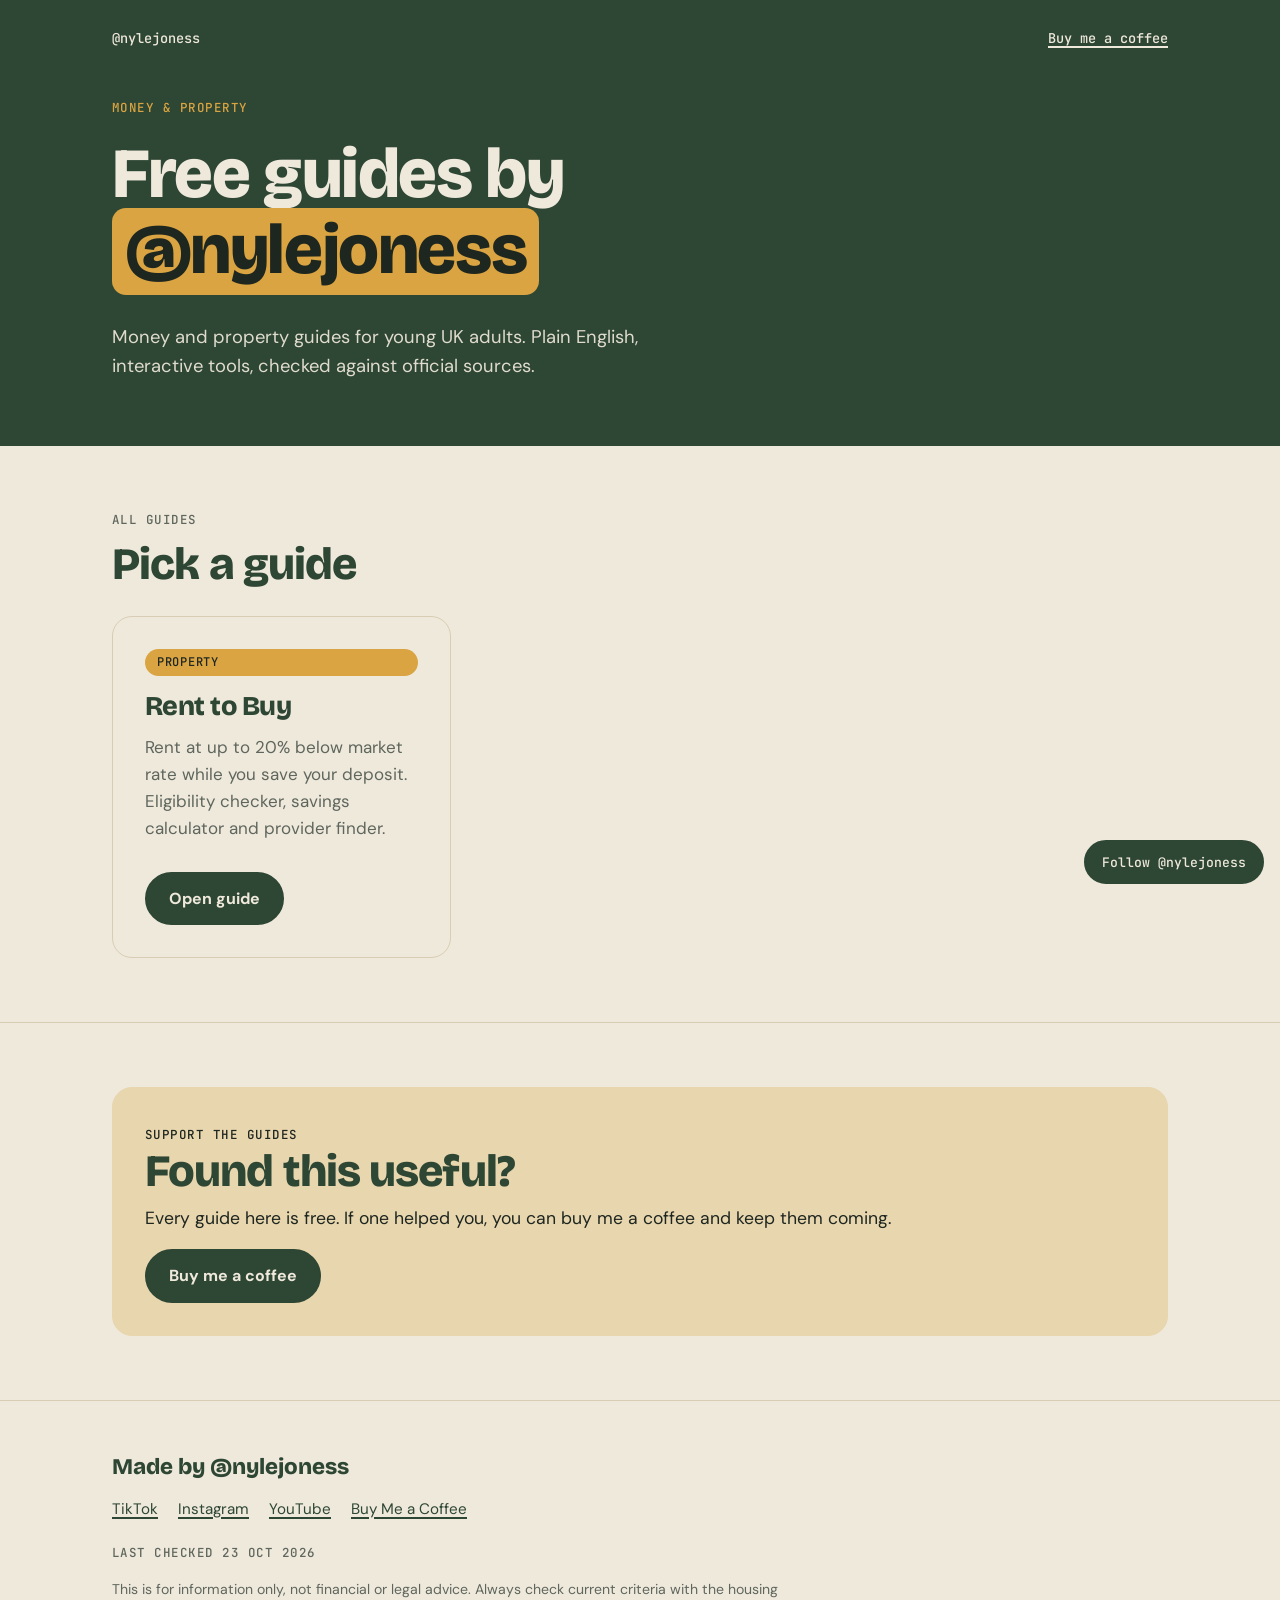
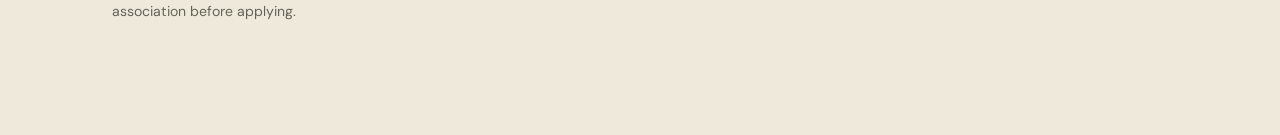
<file: index.html>
<!doctype html>
<html lang="en-GB">
<head>
<meta charset="utf-8">
<meta name="viewport" content="width=device-width, initial-scale=1, viewport-fit=cover">
<title>Free guides by @nylejoness</title>
<meta name="description" content="Free money and property guides for young UK adults by @nylejoness. Interactive tools, checked against official sources.">
<meta name="theme-color" content="#2E4634">
<link rel="canonical" href="https://n4jones.github.io/renting-guide/">
<meta property="og:type" content="website">
<meta property="og:site_name" content="Free guides by @nylejoness">
<meta property="og:title" content="Free guides by @nylejoness">
<meta property="og:description" content="Free money and property guides for young UK adults, with interactive tools.">
<meta property="og:url" content="https://n4jones.github.io/renting-guide/">
<meta property="og:locale" content="en_GB">
<meta name="twitter:card" content="summary">
<meta name="twitter:title" content="Free guides by @nylejoness">
<meta name="twitter:description" content="Free money and property guides for young UK adults, with interactive tools.">
<link rel="preconnect" href="https://fonts.googleapis.com">
<link rel="preconnect" href="https://fonts.gstatic.com" crossorigin>
<link rel="stylesheet" href="https://fonts.googleapis.com/css2?family=Bricolage+Grotesque:opsz,wght@12..96,800&family=DM+Sans:wght@400;500;700&family=JetBrains+Mono:wght@500&display=swap">
<link rel="stylesheet" href="assets/brand.css">
</head>
<body>
<a class="skip" href="#main">Skip to content</a>

<header class="hero">
  <div class="wrap">
    <div class="topbar">
      <span class="brand">@nylejoness</span>
      <a href="https://buymeacoffee.com/nylejones9i" target="_blank" rel="noopener">Buy me a coffee</a>
    </div>
    <span class="label">Money &amp; Property</span>
    <h1>Free guides by <span class="hl">@nylejoness</span></h1>
    <p class="sub">Money and property guides for young UK adults. Plain English, interactive tools, checked against official sources.</p>
  </div>
</header>

<main id="main">
  <section>
    <div class="wrap">
      <div class="section-head">
        <span class="label">All guides</span>
        <h2>Pick a guide</h2>
      </div>
      <div class="grid grid-3" id="guides">
        <!-- GUIDE CARDS: add one <article> per guide, newest first -->
        <article class="card guide-card">
          <span class="pill">Property</span>
          <h3>Rent to Buy</h3>
          <p>Rent at up to 20% below market rate while you save your deposit. Eligibility checker, savings calculator and provider finder.</p>
          <a class="btn" href="rent-to-buy/">Open guide</a>
        </article>
      </div>
    </div>
  </section>

  <section>
    <div class="wrap">
      <div class="card tint support">
        <span class="label">Support the guides</span>
        <h2>Found this useful?</h2>
        <p class="lead">Every guide here is free. If one helped you, you can buy me a coffee and keep them coming.</p>
        <a class="btn" href="https://buymeacoffee.com/nylejones9i" target="_blank" rel="noopener">Buy me a coffee</a>
      </div>
    </div>
  </section>
</main>

<footer class="site-footer">
  <div class="wrap">
    <p class="made">Made by @nylejoness</p>
    <nav aria-label="Social and support links">
      <ul>
        <li><a href="https://www.tiktok.com/@nylejoness" target="_blank" rel="noopener">TikTok</a></li>
        <li><a href="https://www.instagram.com/nylejoness/" target="_blank" rel="noopener">Instagram</a></li>
        <li><a href="https://www.youtube.com/@nylejoness" target="_blank" rel="noopener">YouTube</a></li>
        <li><a href="https://buymeacoffee.com/nylejones9i" target="_blank" rel="noopener">Buy Me a Coffee</a></li>
      </ul>
    </nav>
    <p class="small"><span class="mono">Last checked 23 Oct 2026</span></p>
    <p class="small">This is for information only, not financial or legal advice. Always check current criteria with the housing association before applying.</p>
  </div>
</footer>

<script src="assets/site.js"></script>
</body>
</html>
</file>
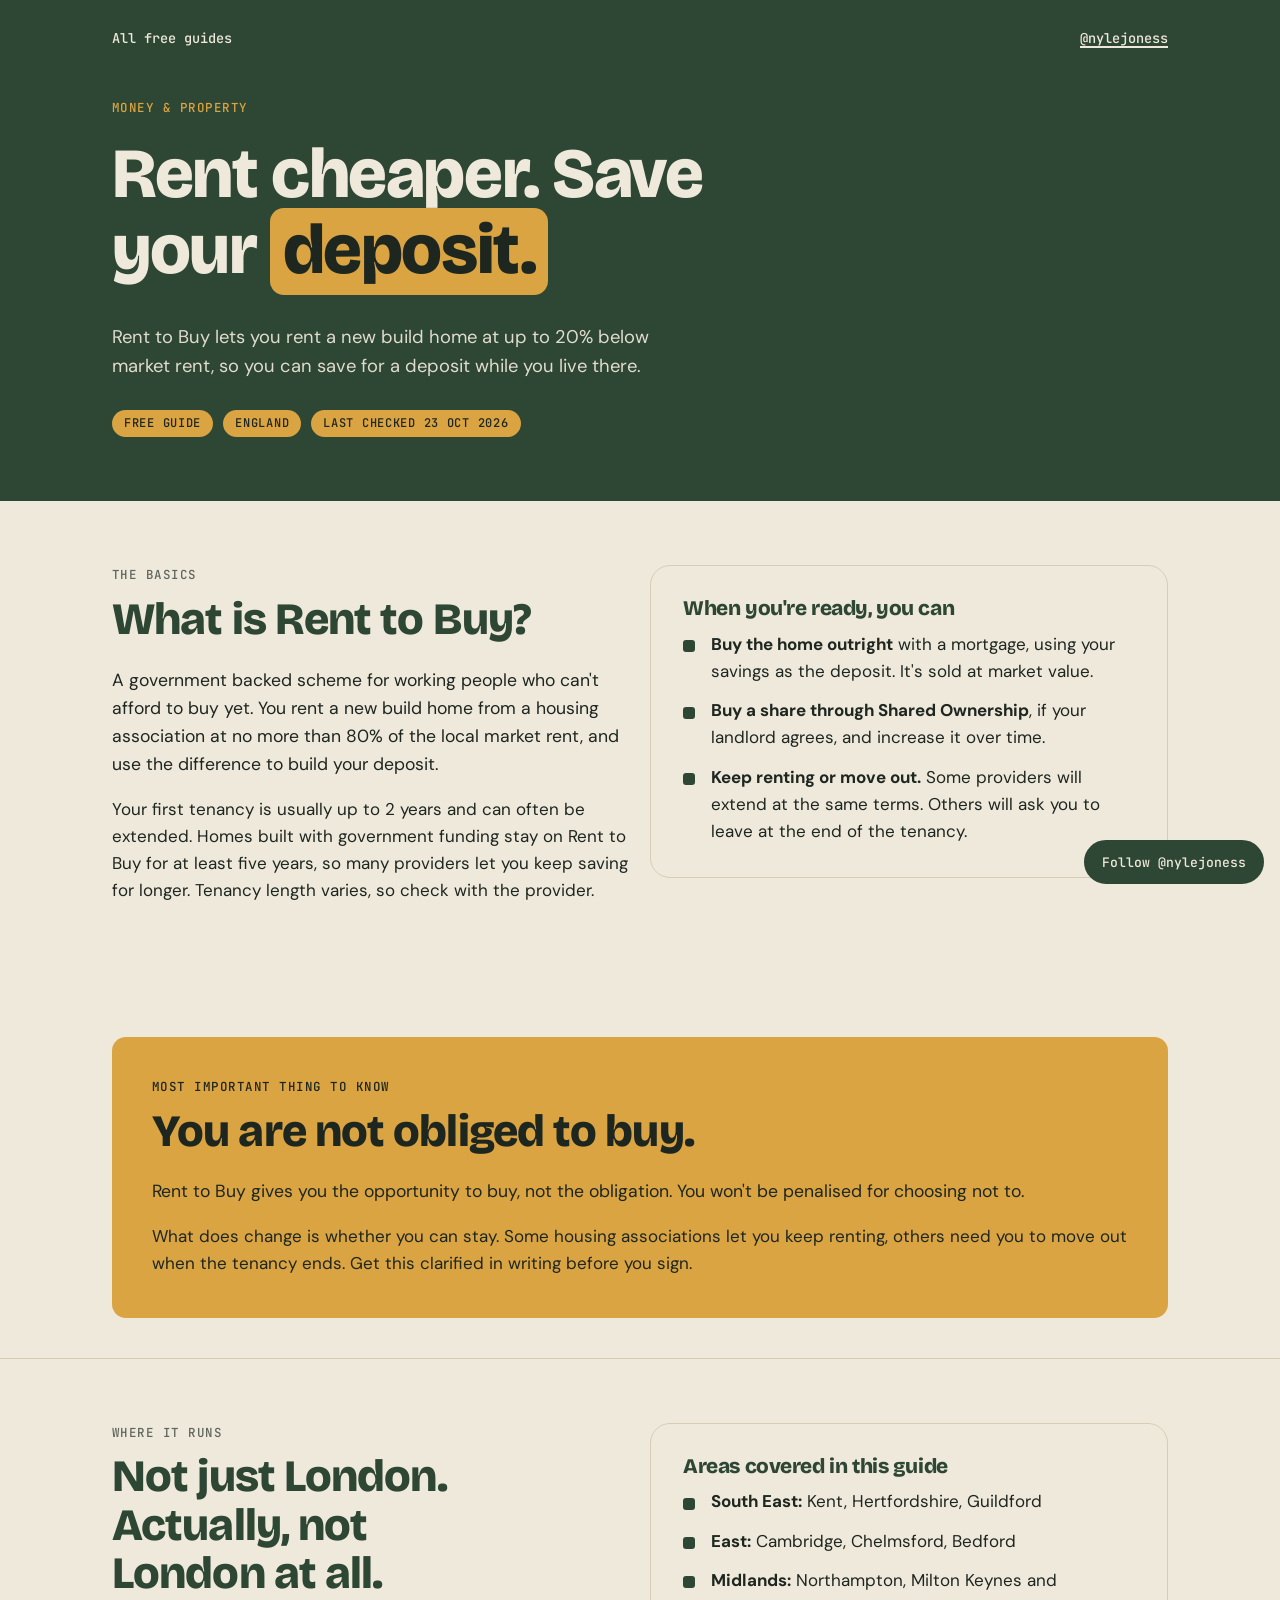
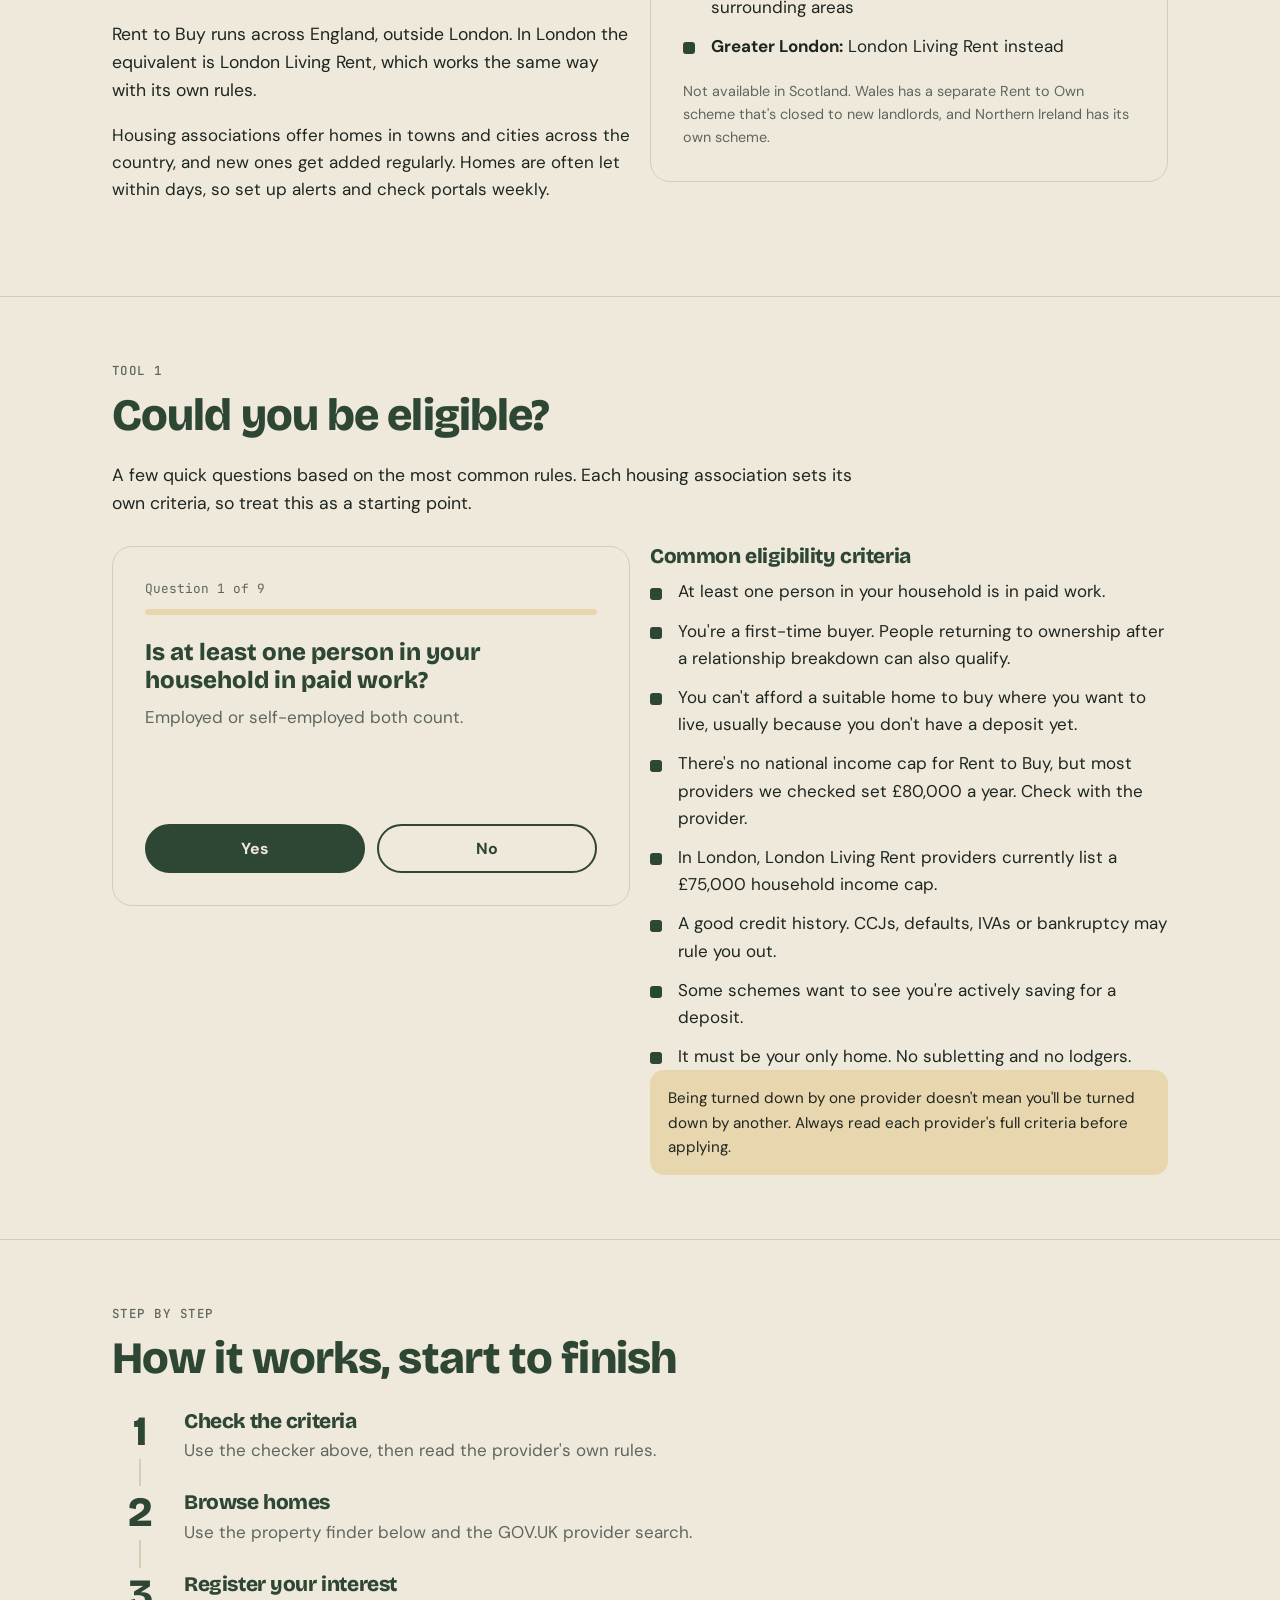
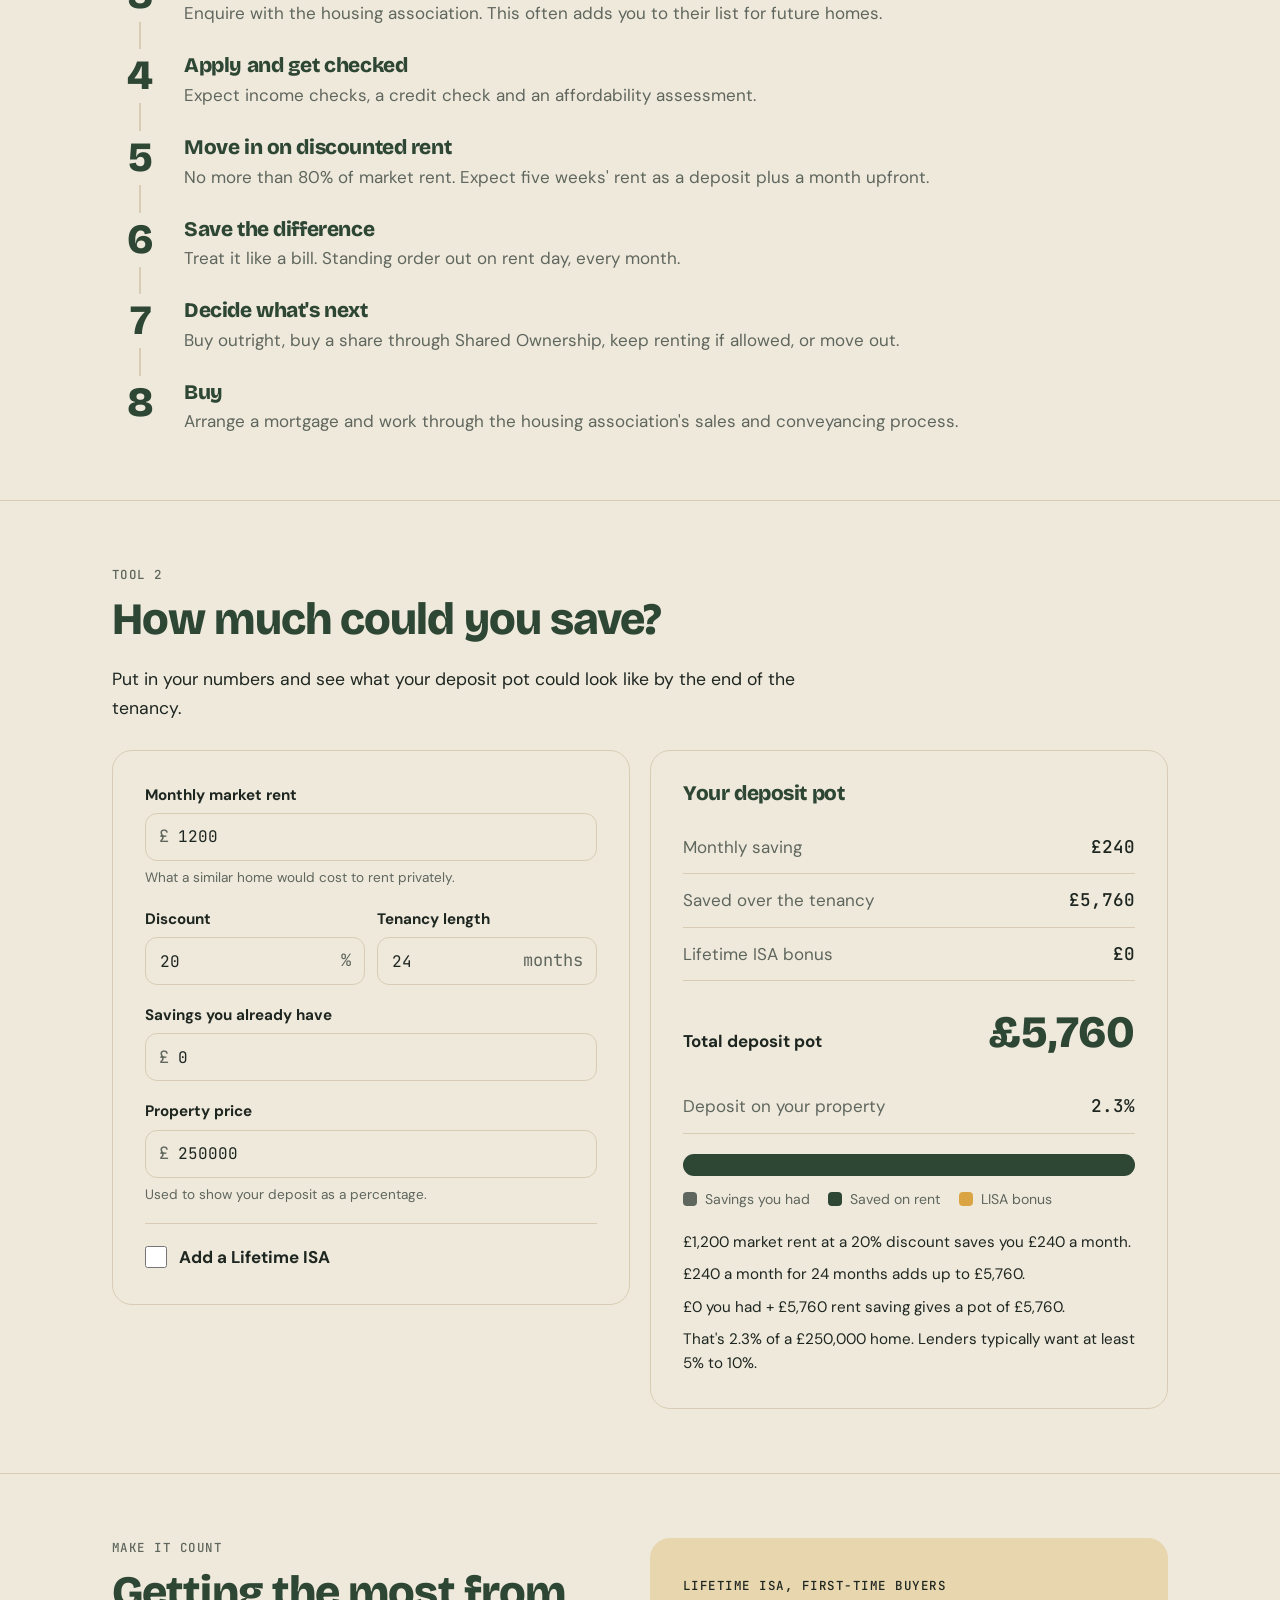
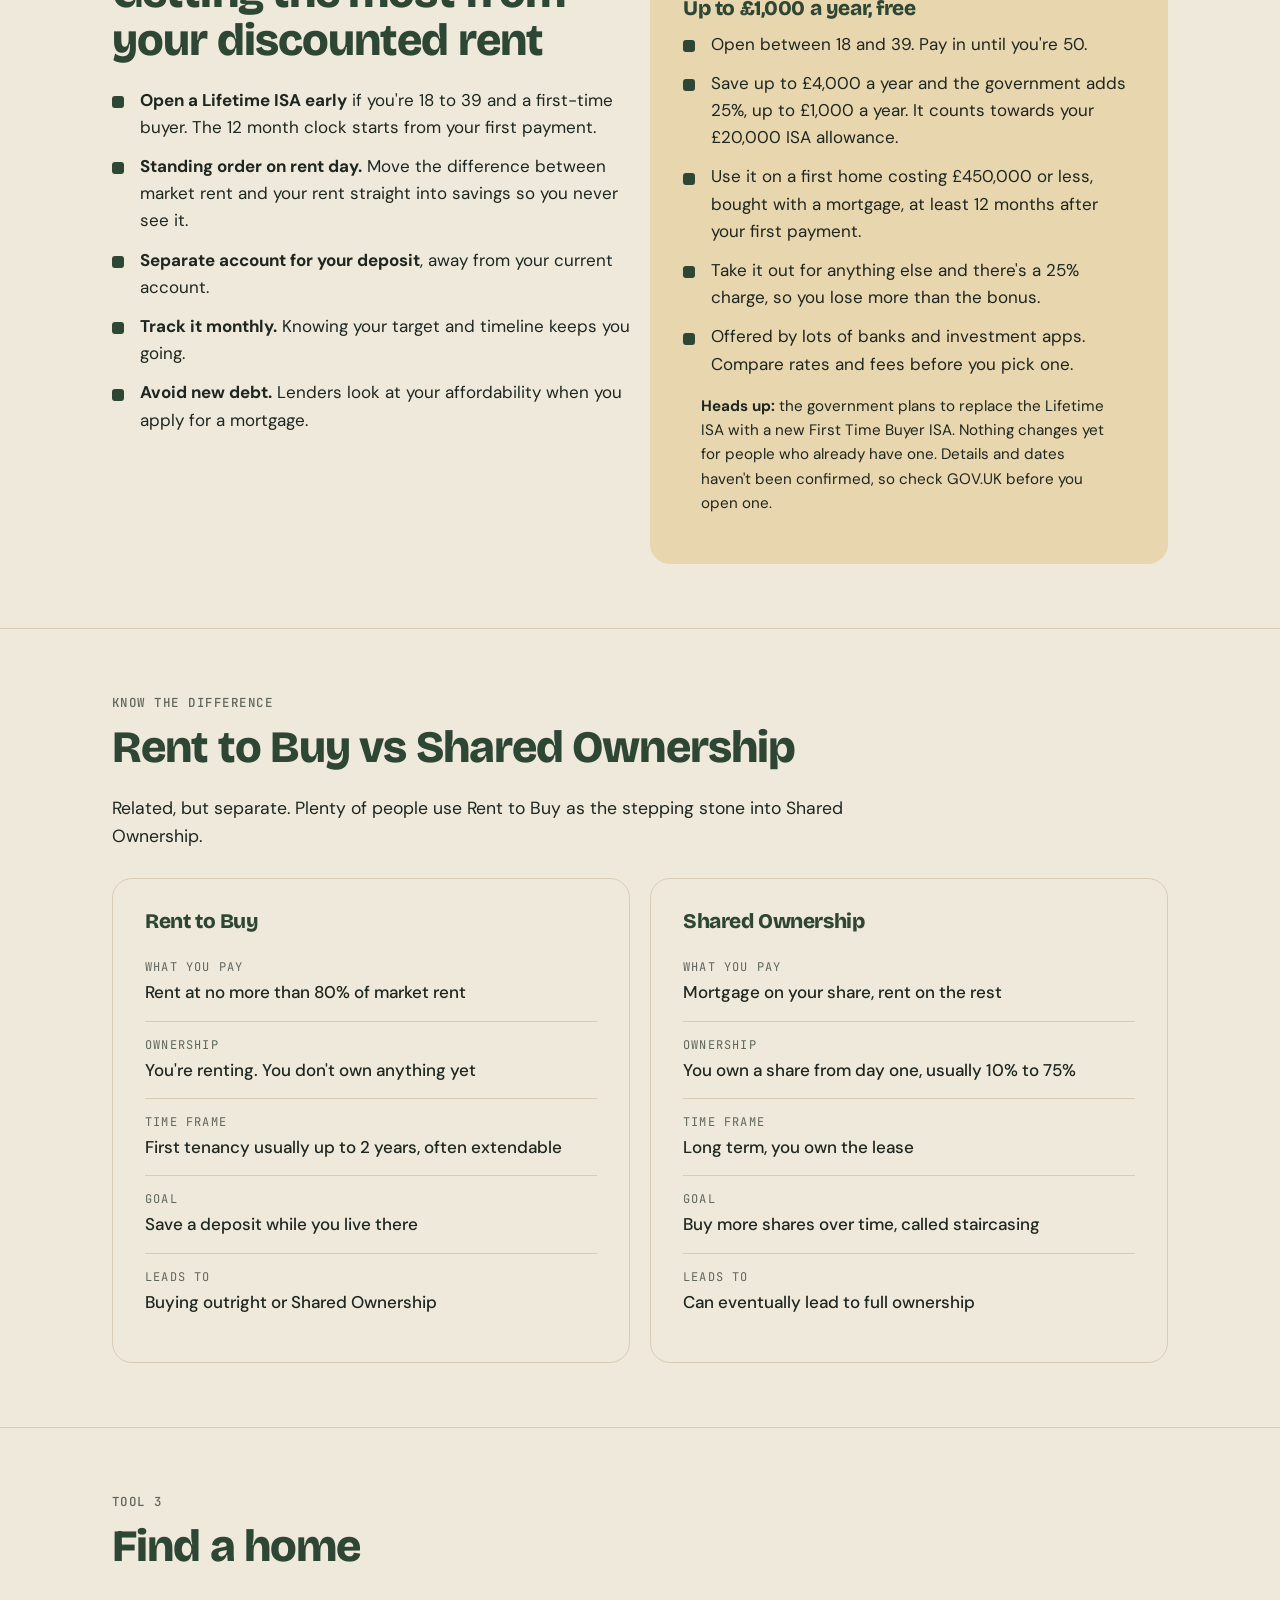
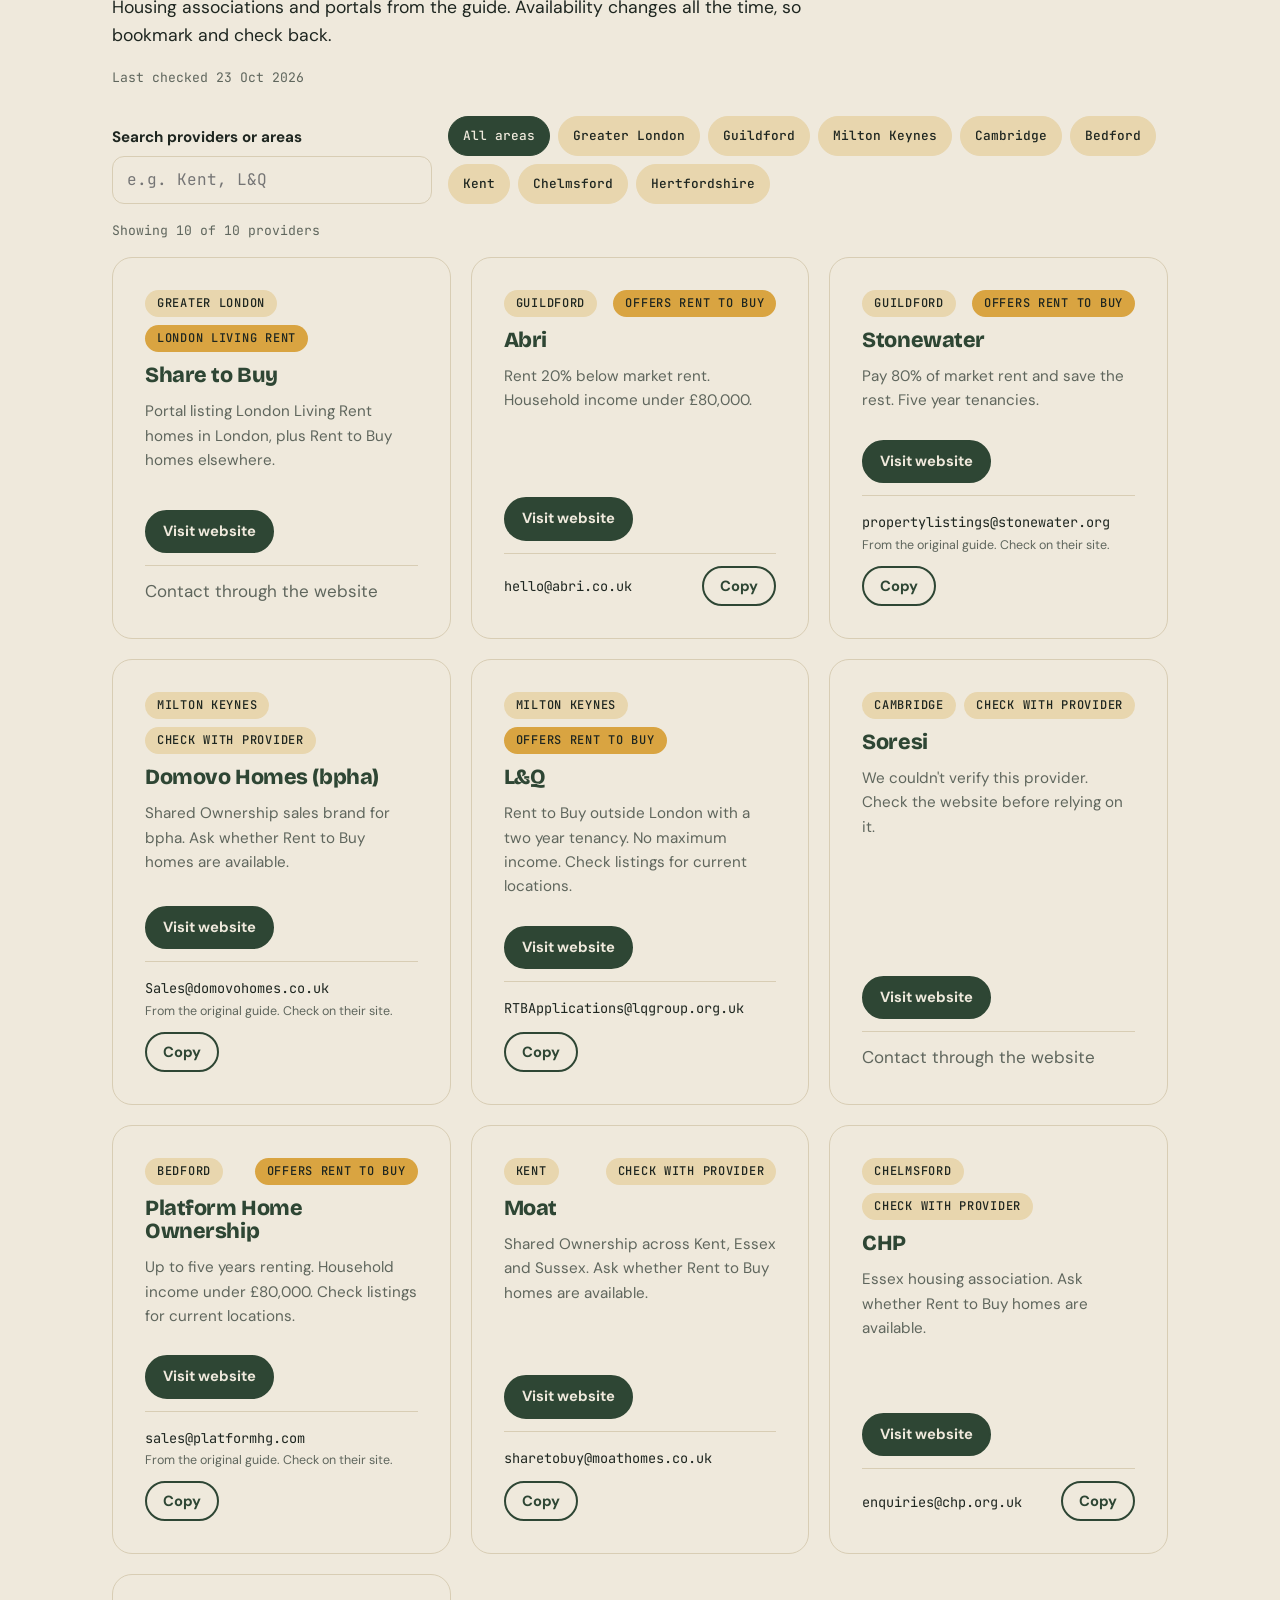
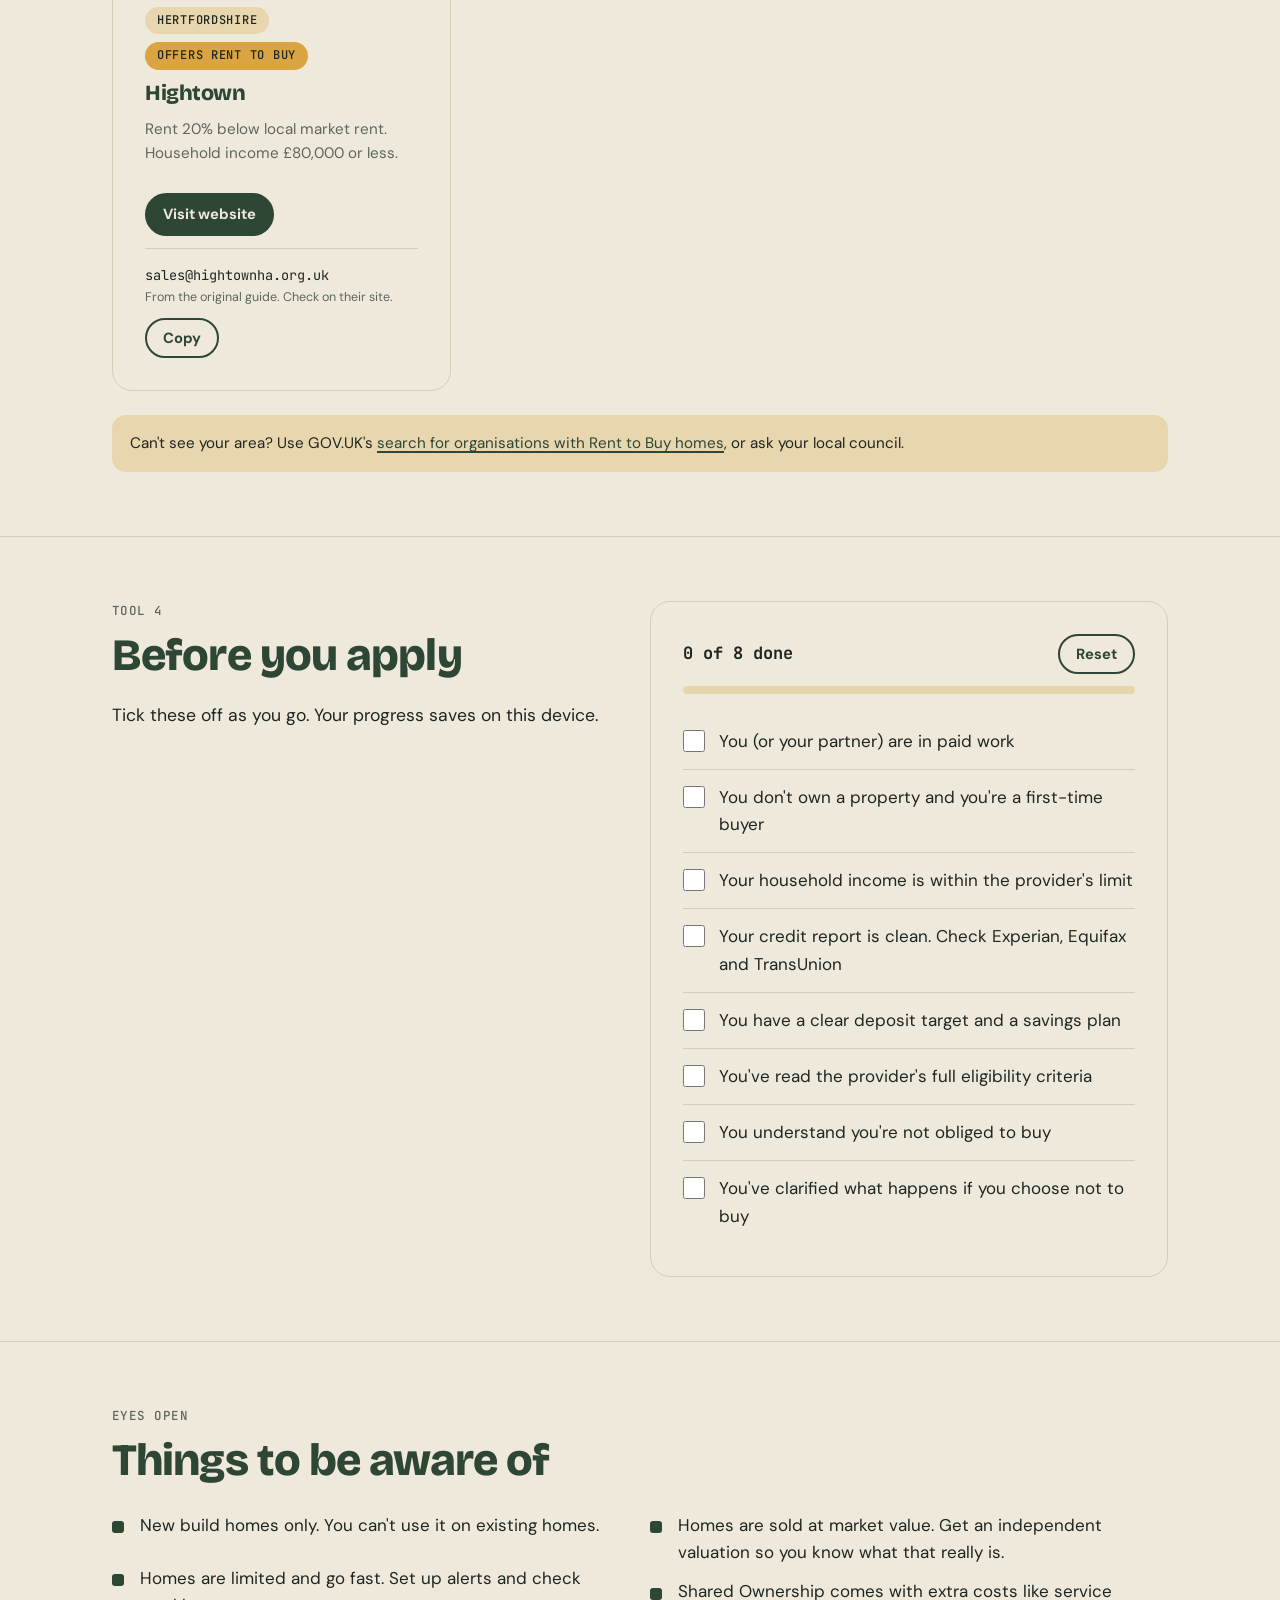
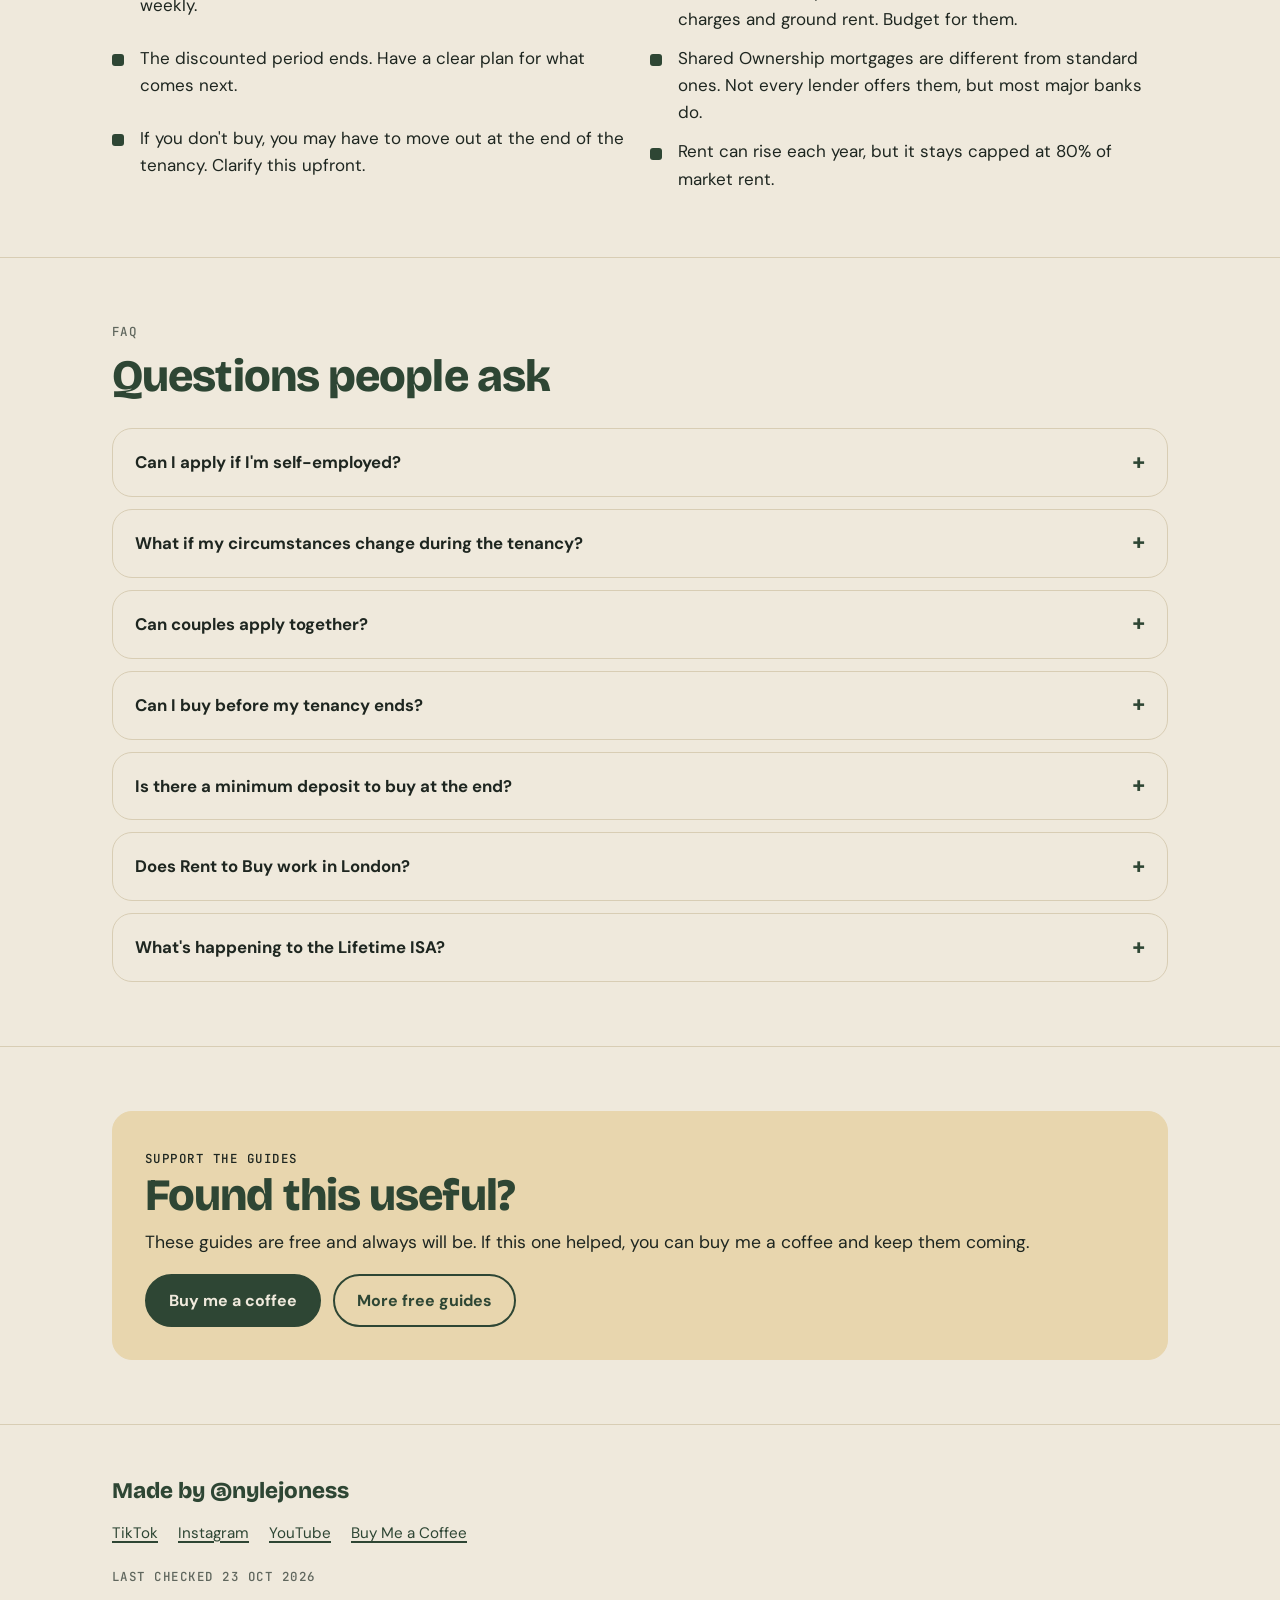
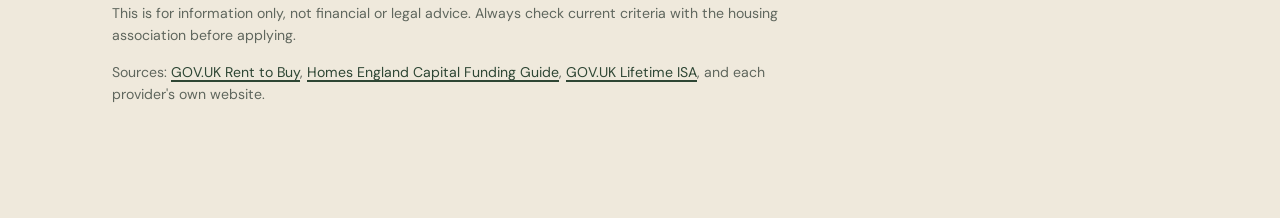
<file: rent-to-buy/index.html>
<!doctype html>
<html lang="en-GB">
<head>
<meta charset="utf-8">
<meta name="viewport" content="width=device-width, initial-scale=1, viewport-fit=cover">
<title>Rent to Buy: a free guide | @nylejoness</title>
<meta name="description" content="How Rent to Buy works in England: rent at up to 20% below market rate, save your deposit, then buy. Eligibility checker, savings calculator and provider finder.">
<meta name="theme-color" content="#2E4634">
<link rel="canonical" href="https://n4jones.github.io/renting-guide/rent-to-buy/">
<meta property="og:type" content="article">
<meta property="og:site_name" content="Free guides by @nylejoness">
<meta property="og:title" content="Rent to Buy: a free guide">
<meta property="og:description" content="Rent cheaper, save your deposit, then buy. Check if you're eligible, work out your savings and find providers.">
<meta property="og:url" content="https://n4jones.github.io/renting-guide/rent-to-buy/">
<meta property="og:locale" content="en_GB">
<meta name="twitter:card" content="summary">
<meta name="twitter:title" content="Rent to Buy: a free guide">
<meta name="twitter:description" content="Rent cheaper, save your deposit, then buy. Eligibility checker, savings calculator and provider finder.">
<link rel="preconnect" href="https://fonts.googleapis.com">
<link rel="preconnect" href="https://fonts.gstatic.com" crossorigin>
<link rel="stylesheet" href="https://fonts.googleapis.com/css2?family=Bricolage+Grotesque:opsz,wght@12..96,800&family=DM+Sans:wght@400;500;700&family=JetBrains+Mono:wght@500&display=swap">
<link rel="stylesheet" href="../assets/brand.css">
<link rel="stylesheet" href="guide.css">
</head>
<body>
<a class="skip" href="#main">Skip to content</a>

<header class="hero">
  <div class="wrap">
    <div class="topbar">
      <a class="brand" href="../">All free guides</a>
      <a href="https://www.tiktok.com/@nylejoness" target="_blank" rel="noopener">@nylejoness</a>
    </div>
    <span class="label">Money &amp; Property</span>
    <h1>Rent cheaper. Save your <span class="hl">deposit.</span></h1>
    <p class="sub">Rent to Buy lets you rent a new build home at up to 20% below market rent, so you can save for a deposit while you live there.</p>
    <div class="meta">
      <span class="pill">Free guide</span>
      <span class="pill">England</span>
      <span class="pill">Last checked 23 Oct 2026</span>
    </div>
  </div>
</header>

<main id="main">

  <!-- What it is -->
  <section id="what">
    <div class="wrap">
      <div class="grid grid-2 align-start">
        <div class="section-head">
          <span class="label">The basics</span>
          <h2>What is Rent to Buy?</h2>
          <p class="lead">A government backed scheme for working people who can't afford to buy yet. You rent a new build home from a housing association at no more than 80% of the local market rent, and use the difference to build your deposit.</p>
          <p>Your first tenancy is usually up to 2 years and can often be extended. Homes built with government funding stay on Rent to Buy for at least five years, so many providers let you keep saving for longer. Tenancy length varies, so check with the provider.</p>
        </div>
        <div class="card">
          <h3>When you're ready, you can</h3>
          <ul class="ticks">
            <li><strong>Buy the home outright</strong> with a mortgage, using your savings as the deposit. It's sold at market value.</li>
            <li><strong>Buy a share through Shared Ownership</strong>, if your landlord agrees, and increase it over time.</li>
            <li><strong>Keep renting or move out.</strong> Some providers will extend at the same terms. Others will ask you to leave at the end of the tenancy.</li>
          </ul>
        </div>
      </div>
    </div>
  </section>

  <!-- Not obliged callout -->
  <section id="not-obliged" class="tight">
    <div class="wrap">
      <div class="callout">
        <span class="label">Most important thing to know</span>
        <h2>You are not obliged to buy.</h2>
        <p class="lead">Rent to Buy gives you the opportunity to buy, not the obligation. You won't be penalised for choosing not to.</p>
        <p>What does change is whether you can stay. Some housing associations let you keep renting, others need you to move out when the tenancy ends. Get this clarified in writing before you sign.</p>
      </div>
    </div>
  </section>

  <!-- Where -->
  <section id="where">
    <div class="wrap">
      <div class="grid grid-2 align-start">
        <div class="section-head">
          <span class="label">Where it runs</span>
          <h2>Not just London. Actually, not London at all.</h2>
          <p class="lead">Rent to Buy runs across England, outside London. In London the equivalent is London Living Rent, which works the same way with its own rules.</p>
          <p>Housing associations offer homes in towns and cities across the country, and new ones get added regularly. Homes are often let within days, so set up alerts and check portals weekly.</p>
        </div>
        <div class="card">
          <h3>Areas covered in this guide</h3>
          <ul class="ticks">
            <li><strong>South East:</strong> Kent, Hertfordshire, Guildford</li>
            <li><strong>East:</strong> Cambridge, Chelmsford, Bedford</li>
            <li><strong>Midlands:</strong> Northampton, Milton Keynes and surrounding areas</li>
            <li><strong>Greater London:</strong> London Living Rent instead</li>
          </ul>
          <p class="muted small-print">Not available in Scotland. Wales has a separate Rent to Own scheme that's closed to new landlords, and Northern Ireland has its own scheme.</p>
        </div>
      </div>
    </div>
  </section>

  <!-- Eligibility -->
  <section id="eligibility">
    <div class="wrap">
      <div class="section-head">
        <span class="label">Tool 1</span>
        <h2>Could you be eligible?</h2>
        <p class="lead">A few quick questions based on the most common rules. Each housing association sets its own criteria, so treat this as a starting point.</p>
      </div>
      <div class="grid grid-2 align-start">
        <div class="card checker" id="checker" aria-live="polite">
          <noscript><p>Turn on JavaScript to use the checker. The full criteria are listed alongside.</p></noscript>
        </div>
        <div>
          <h3>Common eligibility criteria</h3>
          <ul class="ticks">
            <li>At least one person in your household is in paid work.</li>
            <li>You're a first-time buyer. People returning to ownership after a relationship breakdown can also qualify.</li>
            <li>You can't afford a suitable home to buy where you want to live, usually because you don't have a deposit yet.</li>
            <li>There's no national income cap for Rent to Buy, but most providers we checked set £80,000 a year. Check with the provider.</li>
            <li>In London, London Living Rent providers currently list a £75,000 household income cap.</li>
            <li>A good credit history. CCJs, defaults, IVAs or bankruptcy may rule you out.</li>
            <li>Some schemes want to see you're actively saving for a deposit.</li>
            <li>It must be your only home. No subletting and no lodgers.</li>
          </ul>
          <p class="note">Being turned down by one provider doesn't mean you'll be turned down by another. Always read each provider's full criteria before applying.</p>
        </div>
      </div>
    </div>
  </section>

  <!-- Timeline -->
  <section id="steps">
    <div class="wrap">
      <div class="section-head">
        <span class="label">Step by step</span>
        <h2>How it works, start to finish</h2>
      </div>
      <ol class="timeline">
        <li><span class="big" aria-hidden="true">1</span><div><h3>Check the criteria</h3><p>Use the checker above, then read the provider's own rules.</p></div></li>
        <li><span class="big" aria-hidden="true">2</span><div><h3>Browse homes</h3><p>Use the property finder below and the GOV.UK provider search.</p></div></li>
        <li><span class="big" aria-hidden="true">3</span><div><h3>Register your interest</h3><p>Enquire with the housing association. This often adds you to their list for future homes.</p></div></li>
        <li><span class="big" aria-hidden="true">4</span><div><h3>Apply and get checked</h3><p>Expect income checks, a credit check and an affordability assessment.</p></div></li>
        <li><span class="big" aria-hidden="true">5</span><div><h3>Move in on discounted rent</h3><p>No more than 80% of market rent. Expect five weeks' rent as a deposit plus a month upfront.</p></div></li>
        <li><span class="big" aria-hidden="true">6</span><div><h3>Save the difference</h3><p>Treat it like a bill. Standing order out on rent day, every month.</p></div></li>
        <li><span class="big" aria-hidden="true">7</span><div><h3>Decide what's next</h3><p>Buy outright, buy a share through Shared Ownership, keep renting if allowed, or move out.</p></div></li>
        <li><span class="big" aria-hidden="true">8</span><div><h3>Buy</h3><p>Arrange a mortgage and work through the housing association's sales and conveyancing process.</p></div></li>
      </ol>
    </div>
  </section>

  <!-- Calculator -->
  <section id="calculator">
    <div class="wrap">
      <div class="section-head">
        <span class="label">Tool 2</span>
        <h2>How much could you save?</h2>
        <p class="lead">Put in your numbers and see what your deposit pot could look like by the end of the tenancy.</p>
      </div>
      <form class="grid grid-2 align-start calc" id="calc" novalidate onsubmit="return false">
        <div class="card">
          <div class="field">
            <label for="rent">Monthly market rent</label>
            <div class="input-wrap"><span class="affix prefix">£</span><input id="rent" type="number" inputmode="decimal" min="0" step="10" value="1200"></div>
            <span class="hint">What a similar home would cost to rent privately.</span>
          </div>
          <div class="field-row">
            <div class="field">
              <label for="discount">Discount</label>
              <div class="input-wrap"><input id="discount" type="number" inputmode="decimal" min="0" max="100" step="1" value="20"><span class="affix suffix">%</span></div>
            </div>
            <div class="field">
              <label for="months">Tenancy length</label>
              <div class="input-wrap"><input id="months" type="number" inputmode="numeric" min="1" max="120" step="1" value="24"><span class="affix suffix">months</span></div>
            </div>
          </div>
          <div class="field">
            <label for="existing">Savings you already have</label>
            <div class="input-wrap"><span class="affix prefix">£</span><input id="existing" type="number" inputmode="decimal" min="0" step="100" value="0"></div>
          </div>
          <div class="field">
            <label for="price">Property price</label>
            <div class="input-wrap"><span class="affix prefix">£</span><input id="price" type="number" inputmode="decimal" min="0" step="1000" value="250000"></div>
            <span class="hint">Used to show your deposit as a percentage.</span>
          </div>

          <div class="divider" role="presentation"></div>

          <label class="toggle-line" for="lisa-on"><input id="lisa-on" type="checkbox"> Add a Lifetime ISA</label>
          <div id="lisa-fields" class="lisa-fields" hidden>
            <div class="field-row">
              <div class="field">
                <label for="age">Your age</label>
                <div class="input-wrap"><input id="age" type="number" inputmode="numeric" min="16" max="99" step="1" value="25"></div>
              </div>
              <div class="field">
                <label for="lisa">Paid in per month</label>
                <div class="input-wrap"><span class="affix prefix">£</span><input id="lisa" type="number" inputmode="decimal" min="0" step="any" value="333.33"></div>
              </div>
            </div>
            <p class="hint muted">Capped at £4,000 a year, which is about £333 a month.</p>
          </div>
        </div>

        <div class="card results" aria-live="polite">
          <h3>Your deposit pot</h3>
          <dl class="stats">
            <div><dt>Monthly saving</dt><dd id="out-monthly">£0</dd></div>
            <div><dt>Saved over the tenancy</dt><dd id="out-total">£0</dd></div>
            <div><dt>Lifetime ISA bonus</dt><dd id="out-bonus">£0</dd></div>
            <div class="pot"><dt>Total deposit pot</dt><dd id="out-pot">£0</dd></div>
            <div><dt>Deposit on your property</dt><dd id="out-pct">0%</dd></div>
          </dl>
          <div class="bar" role="img" id="bar" aria-label="Breakdown of deposit pot">
            <span class="seg seg-existing" id="seg-existing"></span>
            <span class="seg seg-saved" id="seg-saved"></span>
            <span class="seg seg-bonus" id="seg-bonus"></span>
          </div>
          <ul class="legend">
            <li><span class="key key-existing"></span>Savings you had</li>
            <li><span class="key key-saved"></span>Saved on rent</li>
            <li><span class="key key-bonus"></span>LISA bonus</li>
          </ul>
          <div class="workings" id="workings"></div>
          <div id="warnings"></div>
        </div>
      </form>
    </div>
  </section>

  <!-- LISA tips -->
  <section id="lisa">
    <div class="wrap">
      <div class="grid grid-2 align-start">
        <div class="section-head">
          <span class="label">Make it count</span>
          <h2>Getting the most from your discounted rent</h2>
          <ul class="ticks">
            <li><strong>Open a Lifetime ISA early</strong> if you're 18 to 39 and a first-time buyer. The 12 month clock starts from your first payment.</li>
            <li><strong>Standing order on rent day.</strong> Move the difference between market rent and your rent straight into savings so you never see it.</li>
            <li><strong>Separate account for your deposit</strong>, away from your current account.</li>
            <li><strong>Track it monthly.</strong> Knowing your target and timeline keeps you going.</li>
            <li><strong>Avoid new debt.</strong> Lenders look at your affordability when you apply for a mortgage.</li>
          </ul>
        </div>
        <div class="card tint">
          <span class="label">Lifetime ISA, first-time buyers</span>
          <h3>Up to £1,000 a year, free</h3>
          <ul class="ticks">
            <li>Open between 18 and 39. Pay in until you're 50.</li>
            <li>Save up to £4,000 a year and the government adds 25%, up to £1,000 a year. It counts towards your £20,000 ISA allowance.</li>
            <li>Use it on a first home costing £450,000 or less, bought with a mortgage, at least 12 months after your first payment.</li>
            <li>Take it out for anything else and there's a 25% charge, so you lose more than the bonus.</li>
            <li>Offered by lots of banks and investment apps. Compare rates and fees before you pick one.</li>
          </ul>
          <p class="note"><strong>Heads up:</strong> the government plans to replace the Lifetime ISA with a new First Time Buyer ISA. Nothing changes yet for people who already have one. Details and dates haven't been confirmed, so check GOV.UK before you open one.</p>
        </div>
      </div>
    </div>
  </section>

  <!-- Comparison -->
  <section id="compare">
    <div class="wrap">
      <div class="section-head">
        <span class="label">Know the difference</span>
        <h2>Rent to Buy vs Shared Ownership</h2>
        <p class="lead">Related, but separate. Plenty of people use Rent to Buy as the stepping stone into Shared Ownership.</p>
      </div>
      <div class="compare-toggle" role="group" aria-label="Choose a scheme to view">
        <button type="button" class="chip" data-show="rtb" aria-pressed="true">Rent to Buy</button>
        <button type="button" class="chip" data-show="so" aria-pressed="false">Shared Ownership</button>
      </div>
      <div class="compare grid grid-2">
        <div class="card compare-col" data-col="rtb">
          <h3>Rent to Buy</h3>
          <dl class="rows">
            <div><dt>What you pay</dt><dd>Rent at no more than 80% of market rent</dd></div>
            <div><dt>Ownership</dt><dd>You're renting. You don't own anything yet</dd></div>
            <div><dt>Time frame</dt><dd>First tenancy usually up to 2 years, often extendable</dd></div>
            <div><dt>Goal</dt><dd>Save a deposit while you live there</dd></div>
            <div><dt>Leads to</dt><dd>Buying outright or Shared Ownership</dd></div>
          </dl>
        </div>
        <div class="card compare-col" data-col="so">
          <h3>Shared Ownership</h3>
          <dl class="rows">
            <div><dt>What you pay</dt><dd>Mortgage on your share, rent on the rest</dd></div>
            <div><dt>Ownership</dt><dd>You own a share from day one, usually 10% to 75%</dd></div>
            <div><dt>Time frame</dt><dd>Long term, you own the lease</dd></div>
            <div><dt>Goal</dt><dd>Buy more shares over time, called staircasing</dd></div>
            <div><dt>Leads to</dt><dd>Can eventually lead to full ownership</dd></div>
          </dl>
        </div>
      </div>
    </div>
  </section>

  <!-- Property finder -->
  <section id="finder">
    <div class="wrap">
      <div class="section-head">
        <span class="label">Tool 3</span>
        <h2>Find a home</h2>
        <p class="lead">Housing associations and portals from the guide. Availability changes all the time, so bookmark and check back.</p>
        <p class="muted mono-line">Last checked 23 Oct 2026</p>
      </div>
      <div class="finder-search">
        <div class="field">
          <label for="finder-q">Search providers or areas</label>
          <input id="finder-q" type="search" placeholder="e.g. Kent, L&amp;Q" autocomplete="off">
        </div>
        <div class="chips" id="finder-chips" role="group" aria-label="Filter by area"></div>
      </div>
      <p class="finder-count muted" id="finder-count" aria-live="polite"></p>
      <div class="grid grid-3" id="finder-list"></div>
      <p class="note finder-gov">Can't see your area? Use GOV.UK's <a href="https://www.shared-ownership-scheme.service.gov.uk/find-organisations-selling-shared-ownership-homes" target="_blank" rel="noopener">search for organisations with Rent to Buy homes</a>, or ask your local council.</p>
    </div>
  </section>

  <!-- Checklist -->
  <section id="checklist">
    <div class="wrap">
      <div class="grid grid-2 align-start">
        <div class="section-head">
          <span class="label">Tool 4</span>
          <h2>Before you apply</h2>
          <p class="lead">Tick these off as you go. Your progress saves on this device.</p>
        </div>
        <div class="card" data-checklist-scope>
          <div class="progress-head">
            <strong data-checklist-count>0 of 8 done</strong>
            <button type="button" class="btn ghost small" data-checklist-reset>Reset</button>
          </div>
          <div class="progress" aria-hidden="true"><span data-checklist-bar></span></div>
          <ul class="checklist" data-checklist="rent-to-buy">
            <li><label><input type="checkbox" value="work"> You (or your partner) are in paid work</label></li>
            <li><label><input type="checkbox" value="owner"> You don't own a property and you're a first-time buyer</label></li>
            <li><label><input type="checkbox" value="income"> Your household income is within the provider's limit</label></li>
            <li><label><input type="checkbox" value="credit"> Your credit report is clean. Check Experian, Equifax and TransUnion</label></li>
            <li><label><input type="checkbox" value="target"> You have a clear deposit target and a savings plan</label></li>
            <li><label><input type="checkbox" value="criteria"> You've read the provider's full eligibility criteria</label></li>
            <li><label><input type="checkbox" value="obliged"> You understand you're not obliged to buy</label></li>
            <li><label><input type="checkbox" value="end"> You've clarified what happens if you choose not to buy</label></li>
          </ul>
        </div>
      </div>
    </div>
  </section>

  <!-- Things to be aware of -->
  <section id="aware">
    <div class="wrap">
      <div class="section-head">
        <span class="label">Eyes open</span>
        <h2>Things to be aware of</h2>
      </div>
      <div class="grid grid-2">
        <ul class="ticks">
          <li>New build homes only. You can't use it on existing homes.</li>
          <li>Homes are limited and go fast. Set up alerts and check weekly.</li>
          <li>The discounted period ends. Have a clear plan for what comes next.</li>
          <li>If you don't buy, you may have to move out at the end of the tenancy. Clarify this upfront.</li>
        </ul>
        <ul class="ticks">
          <li>Homes are sold at market value. Get an independent valuation so you know what that really is.</li>
          <li>Shared Ownership comes with extra costs like service charges and ground rent. Budget for them.</li>
          <li>Shared Ownership mortgages are different from standard ones. Not every lender offers them, but most major banks do.</li>
          <li>Rent can rise each year, but it stays capped at 80% of market rent.</li>
        </ul>
      </div>
    </div>
  </section>

  <!-- FAQ -->
  <section id="faq">
    <div class="wrap">
      <div class="section-head">
        <span class="label">FAQ</span>
        <h2>Questions people ask</h2>
      </div>
      <div class="faq" data-accordion="single">
        <details>
          <summary>Can I apply if I'm self-employed?</summary>
          <div class="answer"><p>Usually, yes. Expect to show one to two years of accounts or tax returns (SA302s) to prove your income. Each housing association has its own requirements.</p></div>
        </details>
        <details>
          <summary>What if my circumstances change during the tenancy?</summary>
          <div class="answer"><p>Tell your housing association as soon as possible. Job loss, a relationship breakdown or a big income change can affect your tenancy. They'll usually work with you, but be upfront.</p></div>
        </details>
        <details>
          <summary>Can couples apply together?</summary>
          <div class="answer"><p>Yes. Joint applications are common and both incomes are usually assessed together, so the combined total needs to be within the provider's limit.</p></div>
        </details>
        <details>
          <summary>Can I buy before my tenancy ends?</summary>
          <div class="answer"><p>Some housing associations allow early purchase, but it's at their discretion. Check your tenancy agreement and ask before you commit.</p></div>
        </details>
        <details>
          <summary>Is there a minimum deposit to buy at the end?</summary>
          <div class="answer"><p>It depends on the mortgage. For a standard purchase, lenders typically want at least 5% to 10%. For Shared Ownership the deposit is often lower, because you're only buying part of the home.</p></div>
        </details>
        <details>
          <summary>Does Rent to Buy work in London?</summary>
          <div class="answer"><p>Not under that name. London has London Living Rent instead, where rent is based on a third of local household incomes. Providers currently list a £75,000 household income cap. Share to Buy lists homes.</p></div>
        </details>
        <details>
          <summary>What's happening to the Lifetime ISA?</summary>
          <div class="answer"><p>The government is planning a new First Time Buyer ISA to replace it. Existing Lifetime ISAs keep working under the current rules for now. No launch date or new figures have been confirmed yet, so check GOV.UK for the latest.</p></div>
        </details>
      </div>
    </div>
  </section>

  <!-- Support -->
  <section id="support">
    <div class="wrap">
      <div class="card tint support">
        <span class="label">Support the guides</span>
        <h2>Found this useful?</h2>
        <p class="lead">These guides are free and always will be. If this one helped, you can buy me a coffee and keep them coming.</p>
        <div class="btn-row">
          <a class="btn" href="https://buymeacoffee.com/nylejones9i" target="_blank" rel="noopener">Buy me a coffee</a>
          <a class="btn ghost" href="../">More free guides</a>
        </div>
      </div>
    </div>
  </section>

</main>

<footer class="site-footer">
  <div class="wrap">
    <p class="made">Made by @nylejoness</p>
    <nav aria-label="Social and support links">
      <ul>
        <li><a href="https://www.tiktok.com/@nylejoness" target="_blank" rel="noopener">TikTok</a></li>
        <li><a href="https://www.instagram.com/nylejoness/" target="_blank" rel="noopener">Instagram</a></li>
        <li><a href="https://www.youtube.com/@nylejoness" target="_blank" rel="noopener">YouTube</a></li>
        <li><a href="https://buymeacoffee.com/nylejones9i" target="_blank" rel="noopener">Buy Me a Coffee</a></li>
      </ul>
    </nav>
    <p class="small"><span class="mono">Last checked 23 Oct 2026</span></p>
    <p class="small">This is for information only, not financial or legal advice. Always check current criteria with the housing association before applying.</p>
    <p class="small">Sources: <a href="https://www.gov.uk/rent-to-buy" target="_blank" rel="noopener">GOV.UK Rent to Buy</a>, <a href="https://www.gov.uk/guidance/capital-funding-guide/2-rent-to-buy" target="_blank" rel="noopener">Homes England Capital Funding Guide</a>, <a href="https://www.gov.uk/lifetime-isa" target="_blank" rel="noopener">GOV.UK Lifetime ISA</a>, and each provider's own website.</p>
  </div>
</footer>

<script src="../assets/site.js"></script>
<script src="guide.js"></script>
</body>
</html>
</file>
<file: assets/brand.css>
/* @nylejoness guides: shared brand styles */

:root {
  --sand: #EFE9DC;
  --pine: #1E2620;
  --forest: #2E4634;
  --ochre: #D9A441;
  --straw: #E8D6AE;
  --moss: #5F665D;
  --rule: #D8CDB4;

  --font-head: "Bricolage Grotesque", "Arial Black", "Helvetica Neue", Arial, sans-serif;
  --font-body: "DM Sans", system-ui, -apple-system, "Segoe UI", Roboto, Arial, sans-serif;
  --font-mono: "JetBrains Mono", ui-monospace, "SFMono-Regular", Menlo, Consolas, monospace;

  --r-card: 20px;
  --r-block: 14px;
  --r-pill: 999px;

  --gutter: 16px;
  --max: 1120px;
  --badge-space: 88px;
}

*, *::before, *::after { box-sizing: border-box; }

html { -webkit-text-size-adjust: 100%; scroll-behavior: smooth; }

body {
  margin: 0;
  background: var(--sand);
  color: var(--pine);
  font-family: var(--font-body);
  font-size: 17px;
  line-height: 1.6;
  overflow-x: hidden;
  padding-bottom: calc(var(--badge-space) + env(safe-area-inset-bottom, 0px));
}

img, svg { max-width: 100%; display: block; }

h1, h2, h3 {
  font-family: var(--font-head);
  font-weight: 800;
  line-height: 1.08;
  letter-spacing: -0.02em;
  color: var(--forest);
  margin: 0 0 0.5em;
  text-wrap: balance;
}
h1 { font-size: clamp(2.3rem, 7vw, 4.4rem); }
h2 { font-size: clamp(1.8rem, 4.6vw, 2.8rem); }
h3 { font-size: 1.3rem; }

p { margin: 0 0 1em; }
p:last-child { margin-bottom: 0; }

a { color: var(--forest); text-underline-offset: 3px; text-decoration-thickness: 2px; }
a:hover { text-decoration-thickness: 3px; }

:focus-visible {
  outline: 3px solid var(--forest);
  outline-offset: 3px;
  border-radius: 6px;
}
.hero :focus-visible, .follow :focus-visible { outline-color: var(--ochre); }

.skip {
  position: absolute; left: var(--gutter); top: -100px;
  background: var(--ochre); color: var(--pine);
  padding: 10px 16px; border-radius: var(--r-pill);
  font-weight: 700; z-index: 100; text-decoration: none;
}
.skip:focus { top: 12px; }

.wrap { width: 100%; max-width: var(--max); margin: 0 auto; padding: 0 var(--gutter); }
@media (min-width: 720px) { :root { --gutter: 32px; } }

.mono, .label {
  font-family: var(--font-mono);
  font-weight: 500;
  font-size: 0.78rem;
  letter-spacing: 0.12em;
  text-transform: uppercase;
}
.muted { color: var(--moss); }
.nowrap { white-space: nowrap; }

/* Hero */
.hero {
  background: var(--forest);
  color: var(--sand);
  padding: 28px 0 64px;
}
.hero .topbar {
  display: flex; justify-content: space-between; align-items: center;
  gap: 12px; flex-wrap: wrap; margin-bottom: 48px;
}
.hero .topbar a { color: var(--sand); font-family: var(--font-mono); font-size: 0.85rem; font-weight: 500; }
.hero .brand { font-family: var(--font-mono); font-weight: 500; font-size: 0.85rem; text-decoration: none; }
.hero .label { color: var(--ochre); display: block; margin-bottom: 18px; }
.hero h1 { color: var(--sand); max-width: 16ch; }
.hero .sub { font-size: 1.15rem; max-width: 46ch; margin-top: 20px; opacity: 0.92; }
.hl {
  background: var(--ochre);
  color: var(--pine);
  border-radius: var(--r-block);
  padding: 0 0.18em 0.04em;
  white-space: nowrap;
  -webkit-box-decoration-break: clone;
  box-decoration-break: clone;
}
.hero .meta { margin-top: 28px; display: flex; gap: 10px; flex-wrap: wrap; }
.hero .meta .pill { background: var(--ochre); }

/* Sections */
section { padding: 64px 0; border-top: 1px solid var(--rule); }
section:first-of-type { border-top: 0; }
.section-head { max-width: 62ch; margin-bottom: 28px; }
.section-head .label { color: var(--moss); display: block; margin-bottom: 10px; }
.lead { font-size: 1.1rem; }

.grid { display: grid; gap: 20px; }
@media (min-width: 720px) { .grid-2 { grid-template-columns: repeat(2, minmax(0, 1fr)); } }
@media (min-width: 960px) { .grid-3 { grid-template-columns: repeat(3, minmax(0, 1fr)); } }
@media (min-width: 720px) and (max-width: 959px) { .grid-3 { grid-template-columns: repeat(2, minmax(0, 1fr)); } }

.card {
  background: var(--sand);
  border: 1.5px solid var(--rule);
  border-radius: var(--r-card);
  padding: 24px;
  min-width: 0;
}
@media (min-width: 720px) { .card { padding: 32px; } }
.card.tint { background: var(--straw); border-color: var(--straw); }

/* Pills, chips, buttons */
.pill {
  display: inline-flex; align-items: center;
  background: var(--ochre); color: var(--pine);
  border-radius: var(--r-pill);
  padding: 4px 12px;
  font-family: var(--font-mono); font-weight: 500; font-size: 0.75rem;
  letter-spacing: 0.06em; text-transform: uppercase;
}
.pill.soft { background: var(--straw); }

.btn {
  display: inline-flex; align-items: center; justify-content: center; gap: 8px;
  min-height: 48px; padding: 12px 22px;
  border-radius: var(--r-pill);
  border: 2px solid var(--forest);
  background: var(--forest); color: var(--sand);
  font-family: var(--font-body); font-weight: 700; font-size: 1rem;
  text-decoration: none; cursor: pointer;
  transition: background-color .15s ease, color .15s ease;
}
.btn:hover { background: var(--pine); border-color: var(--pine); }
.btn.ghost { background: transparent; color: var(--forest); }
.btn.ghost:hover { background: var(--straw); }
.btn.small { min-height: 40px; padding: 8px 16px; font-size: 0.92rem; }
.btn-row { display: flex; flex-wrap: wrap; gap: 12px; }

.chips { display: flex; flex-wrap: wrap; gap: 8px; }
.chip {
  border: 1.5px solid var(--straw);
  background: var(--straw); color: var(--pine);
  border-radius: var(--r-pill);
  padding: 8px 14px; min-height: 40px;
  font-family: var(--font-mono); font-weight: 500; font-size: 0.8rem;
  cursor: pointer;
}
.chip[aria-pressed="true"] { background: var(--forest); border-color: var(--forest); color: var(--sand); }

/* Forms */
.field { display: grid; gap: 6px; margin-bottom: 18px; }
.field label, .field .label-text { font-weight: 700; font-size: 0.95rem; }
.hint { font-size: 0.85rem; color: var(--moss); }
.input-wrap { position: relative; display: flex; align-items: center; }
.input-wrap .affix {
  position: absolute; font-family: var(--font-mono); color: var(--moss); pointer-events: none;
}
.input-wrap .prefix { left: 14px; }
.input-wrap .suffix { right: 14px; }
input[type="number"], input[type="search"], input[type="text"] {
  width: 100%; min-height: 48px;
  border: 1.5px solid var(--rule); border-radius: 12px;
  background: var(--sand); color: var(--pine);
  font-family: var(--font-mono); font-size: 1rem;
  padding: 10px 14px;
}
.input-wrap .prefix + input { padding-left: 32px; }
input:focus-visible { outline: 3px solid var(--forest); outline-offset: 1px; border-color: var(--forest); }
input[type="checkbox"] { width: 22px; height: 22px; accent-color: var(--forest); flex: none; margin: 2px 0 0; }

.toggle-line { display: flex; gap: 12px; align-items: flex-start; font-weight: 700; cursor: pointer; }

/* Highlight block / callout */
.callout {
  background: var(--ochre); color: var(--pine);
  border-radius: var(--r-block);
  padding: 28px 24px;
}
@media (min-width: 720px) { .callout { padding: 40px; } }
.callout h2, .callout h3 { color: var(--pine); }
.callout .label { color: var(--pine); display: block; margin-bottom: 10px; }

.note {
  background: var(--straw);
  border-radius: var(--r-block);
  padding: 16px 18px;
  font-size: 0.95rem;
}

/* Lists */
.ticks { list-style: none; padding: 0; margin: 0; display: grid; gap: 12px; }
.ticks li { position: relative; padding-left: 28px; }
.ticks li::before {
  content: ""; position: absolute; left: 0; top: 0.55em;
  width: 12px; height: 12px; border-radius: 3px; background: var(--forest);
}

/* Numerals and timeline */
.num-circle {
  display: inline-grid; place-items: center; flex: none;
  width: 40px; height: 40px; border-radius: 50%;
  background: var(--ochre); color: var(--pine);
  font-family: var(--font-mono); font-weight: 500;
}
.timeline { list-style: none; margin: 0; padding: 0; display: grid; gap: 0; counter-reset: step; }
.timeline li { display: grid; grid-template-columns: 56px 1fr; gap: 16px; position: relative; padding-bottom: 28px; }
.timeline li:last-child { padding-bottom: 0; }
.timeline li::after {
  content: ""; position: absolute; left: 27px; top: 48px; bottom: 6px;
  width: 2px; background: var(--rule);
}
.timeline li:last-child::after { display: none; }
.timeline .big {
  font-family: var(--font-head); font-weight: 800; font-size: 2.6rem; line-height: 1;
  color: var(--forest); text-align: center;
}
.timeline h3 { margin-bottom: 4px; }
.timeline p { color: var(--moss); }

/* Accordions */
.faq { display: grid; gap: 12px; }
.faq details {
  border: 1.5px solid var(--rule); border-radius: var(--r-card);
  background: var(--sand);
}
.faq summary {
  list-style: none; cursor: pointer;
  padding: 20px 56px 20px 22px; position: relative;
  font-weight: 700; font-size: 1.05rem;
  border-radius: var(--r-card);
}
.faq summary::-webkit-details-marker { display: none; }
.faq summary::after {
  content: "+"; position: absolute; right: 22px; top: 50%; transform: translateY(-50%);
  font-family: var(--font-mono); font-size: 1.4rem; color: var(--forest);
}
.faq details[open] summary::after { content: "\2212"; }
.faq .answer { padding: 0 22px 22px; color: var(--pine); }

/* Support card */
.support { text-align: left; }
.support h2 { margin-bottom: 8px; }

/* Footer */
.site-footer { border-top: 1px solid var(--rule); padding: 48px 0 24px; font-size: 0.95rem; }
.site-footer .made { font-family: var(--font-head); font-weight: 800; font-size: 1.4rem; color: var(--forest); margin-bottom: 12px; }
.site-footer nav ul { list-style: none; padding: 0; margin: 0 0 20px; display: flex; flex-wrap: wrap; gap: 8px 20px; }
.site-footer .small { color: var(--moss); font-size: 0.88rem; max-width: 70ch; }

/* Follow badge */
.follow {
  position: fixed; z-index: 50;
  right: max(16px, env(safe-area-inset-right, 0px));
  bottom: max(16px, calc(env(safe-area-inset-bottom, 0px) + 12px));
  display: flex; flex-direction: column; align-items: flex-end; gap: 8px;
  transition: transform .25s ease, opacity .25s ease;
}
/* Tucked away while reading, back on scroll up and at the page end (where space is reserved) */
.follow.is-tucked { transform: translateY(140%); opacity: 0; pointer-events: none; }
.follow-toggle {
  background: var(--forest); color: var(--sand);
  border: 2px solid var(--forest); border-radius: var(--r-pill);
  padding: 10px 16px; min-height: 44px;
  font-family: var(--font-mono); font-weight: 500; font-size: 0.82rem;
  cursor: pointer;
}
.follow-toggle:hover { background: var(--pine); }
.follow-menu {
  background: var(--forest); border-radius: var(--r-block);
  padding: 8px; display: grid; gap: 2px; min-width: 180px;
}
.follow-menu[hidden] { display: none; }
.follow-menu a {
  color: var(--sand); text-decoration: none; padding: 10px 12px; border-radius: 10px;
  font-weight: 700;
}
.follow-menu a:hover { background: var(--pine); }

/* Hub guide cards */
.guide-card { display: flex; flex-direction: column; gap: 12px; }
.guide-card h3 { font-size: 1.7rem; margin: 4px 0 0; }
.guide-card p { color: var(--moss); flex: 1; }
.guide-card .btn { align-self: flex-start; }

@media (prefers-reduced-motion: reduce) {
  html { scroll-behavior: auto; }
  *, *::before, *::after { transition: none !important; animation: none !important; }
}
</file>
<file: rent-to-buy/guide.css>
/* Rent to Buy guide: tool styles */

.align-start { align-items: start; }
section.tight { padding: 40px 0; border-top: 0; }
.small-print { font-size: 0.9rem; margin-top: 20px; }
.mono-line { font-family: var(--font-mono); font-size: 0.82rem; }
.divider { height: 1px; background: var(--rule); margin: 8px 0 20px; }

.field-row { display: grid; grid-template-columns: 1fr 1fr; gap: 12px; }
@media (max-width: 380px) { .field-row { grid-template-columns: 1fr; } }

/* Eligibility checker */
.checker { min-height: 360px; display: flex; flex-direction: column; }
.checker .step { font-family: var(--font-mono); font-size: 0.8rem; color: var(--moss); margin-bottom: 10px; }
.checker .steps-bar { height: 6px; border-radius: var(--r-pill); background: var(--straw); margin-bottom: 24px; overflow: hidden; }
.checker .steps-bar span { display: block; height: 100%; background: var(--forest); border-radius: var(--r-pill); transition: width .25s ease; }
.checker .q { font-family: var(--font-head); font-weight: 800; font-size: 1.5rem; line-height: 1.15; color: var(--forest); margin: 0 0 10px; }
.checker .q:focus { outline: none; }
.checker .q:focus-visible { outline: 3px solid var(--forest); }
.checker .help { color: var(--moss); margin-bottom: 24px; }
.checker .answers { display: flex; flex-wrap: wrap; gap: 12px; margin-top: auto; }
.checker .answers .btn { flex: 1 1 120px; }
.checker .back { margin-top: 16px; background: none; border: 0; padding: 6px 0; color: var(--forest); font-weight: 700; text-decoration: underline; text-underline-offset: 3px; cursor: pointer; align-self: flex-start; font-size: 0.95rem; }
.verdict { border-radius: var(--r-block); padding: 18px 20px; margin-bottom: 20px; }
.verdict.good { background: var(--ochre); color: var(--pine); }
.verdict.check { background: var(--straw); color: var(--pine); }
.verdict.no { background: var(--forest); color: var(--sand); }
.verdict h3 { color: inherit; margin: 0; font-size: 1.45rem; }
.reasons { list-style: none; padding: 0; margin: 0 0 20px; display: grid; gap: 10px; }
.reasons li { display: grid; grid-template-columns: 28px 1fr; gap: 8px; align-items: start; }
.reasons .tag { font-family: var(--font-mono); font-weight: 500; font-size: 0.72rem; border-radius: var(--r-pill); text-align: center; padding: 2px 0; margin-top: 3px; }
.reasons .tag.ok { background: var(--straw); }
.reasons .tag.warn { background: var(--ochre); }
.reasons .tag.bad { background: var(--forest); color: var(--sand); }

/* Calculator */
.results h3 { margin-bottom: 16px; }
.stats { margin: 0 0 20px; display: grid; gap: 0; }
.stats > div { display: flex; justify-content: space-between; align-items: baseline; gap: 12px; padding: 12px 0; border-bottom: 1px solid var(--rule); }
.stats dt { color: var(--moss); }
.stats dd { margin: 0; font-family: var(--font-mono); font-weight: 500; font-size: 1.1rem; text-align: right; }
.stats .pot { border-bottom: 0; padding-top: 16px; }
.stats .pot dt { color: var(--pine); font-weight: 700; }
.stats .pot dd { font-family: var(--font-head); font-weight: 800; font-size: clamp(2rem, 7vw, 2.8rem); color: var(--forest); }
.bar { display: flex; height: 22px; border-radius: var(--r-pill); background: var(--straw); overflow: hidden; }
.bar .seg { display: block; height: 100%; width: 0; transition: width .3s ease; }
.seg-existing, .key-existing { background: var(--moss); }
.seg-saved, .key-saved { background: var(--forest); }
.seg-bonus, .key-bonus { background: var(--ochre); }
.legend { list-style: none; padding: 0; margin: 12px 0 20px; display: flex; flex-wrap: wrap; gap: 8px 18px; font-size: 0.88rem; color: var(--moss); }
.legend li { display: flex; align-items: center; gap: 8px; }
.legend .key { width: 14px; height: 14px; border-radius: 4px; display: inline-block; }
.workings { font-size: 0.95rem; display: grid; gap: 8px; }
.workings p { margin: 0; }
#warnings .note { margin-top: 14px; }
.lisa-fields { margin-top: 18px; }
.lisa-fields[hidden] { display: none; }

/* Comparison */
.compare-toggle { display: none; margin-bottom: 16px; }
@media (max-width: 719px) {
  .compare-toggle { display: flex; gap: 8px; }
  .compare-toggle .chip { flex: 1; }
  .compare .compare-col.is-hidden { display: none; }
}
.rows { margin: 0; }
.rows > div { padding: 14px 0; border-bottom: 1px solid var(--rule); display: grid; gap: 2px; }
.rows > div:last-child { border-bottom: 0; }
.rows dt { font-family: var(--font-mono); font-size: 0.75rem; letter-spacing: 0.1em; text-transform: uppercase; color: var(--moss); }
.rows dd { margin: 0; font-weight: 500; }

/* Finder */
.finder-search { display: grid; gap: 16px; margin-bottom: 16px; }
@media (min-width: 900px) { .finder-search { grid-template-columns: 320px 1fr; align-items: end; } .finder-search .field { margin: 0; } }
.finder-count { font-family: var(--font-mono); font-size: 0.82rem; margin-bottom: 16px; }
.provider { display: flex; flex-direction: column; gap: 12px; }
.provider .top { display: flex; justify-content: space-between; gap: 8px; flex-wrap: wrap; }
.provider h3 { margin: 0; font-size: 1.35rem; }
.provider .desc { color: var(--moss); font-size: 0.95rem; flex: 1; }
.provider .email { display: flex; align-items: center; justify-content: space-between; gap: 10px; flex-wrap: wrap; border-top: 1px solid var(--rule); padding-top: 12px; }
.provider .email code { font-family: var(--font-mono); font-size: 0.85rem; overflow-wrap: anywhere; }
.provider .email .tagline { display: block; font-size: 0.78rem; color: var(--moss); font-family: var(--font-body); }
.provider .btn { align-self: flex-start; }
.empty { grid-column: 1 / -1; }
.finder-gov { margin-top: 24px; }

/* Checklist */
.progress-head { display: flex; justify-content: space-between; align-items: center; gap: 12px; margin-bottom: 12px; font-family: var(--font-mono); }
.progress { height: 8px; border-radius: var(--r-pill); background: var(--straw); overflow: hidden; margin-bottom: 20px; }
.progress span { display: block; height: 100%; width: 0; background: var(--forest); transition: width .25s ease; }
.checklist { list-style: none; padding: 0; margin: 0; }
.checklist li { border-bottom: 1px solid var(--rule); }
.checklist li:last-child { border-bottom: 0; }
.checklist label { display: flex; gap: 14px; align-items: flex-start; padding: 14px 0; cursor: pointer; }
.checklist label:has(input:checked) { color: var(--moss); text-decoration: line-through; text-decoration-thickness: 1px; }
</file>
